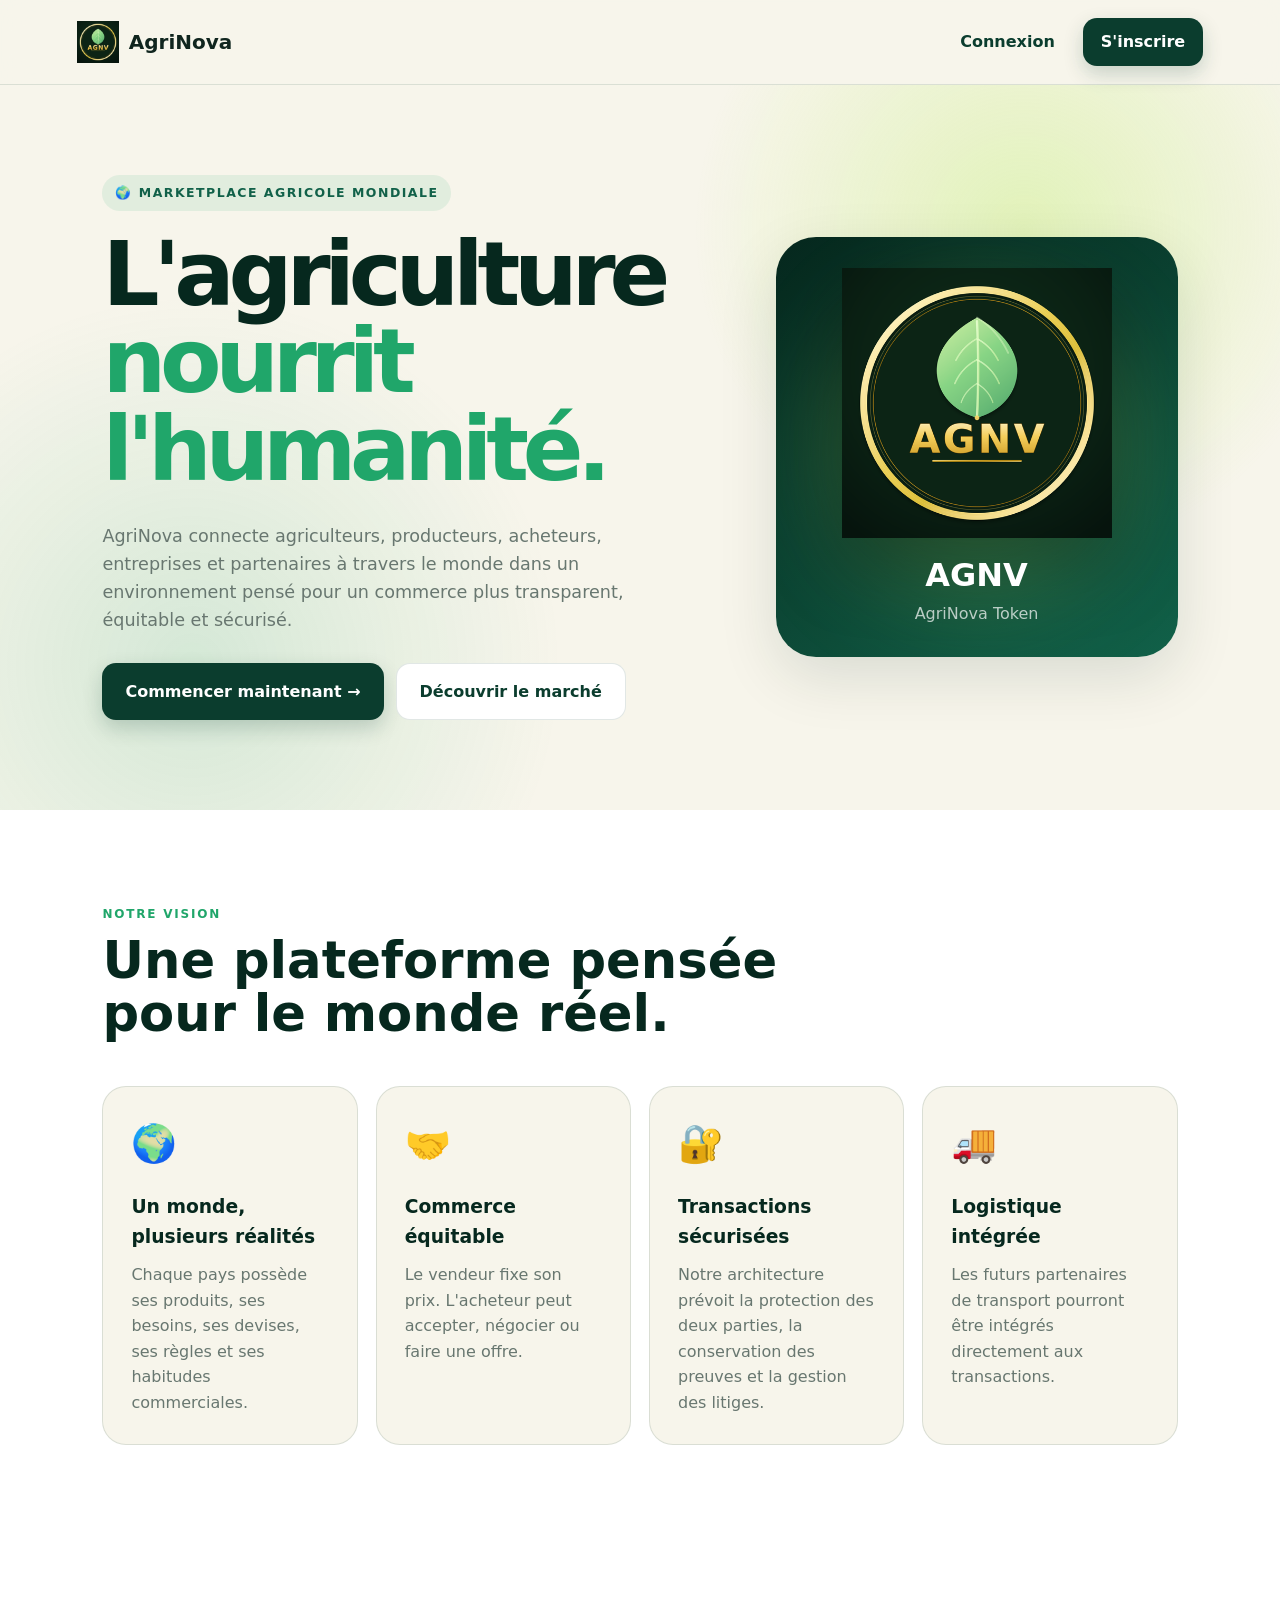
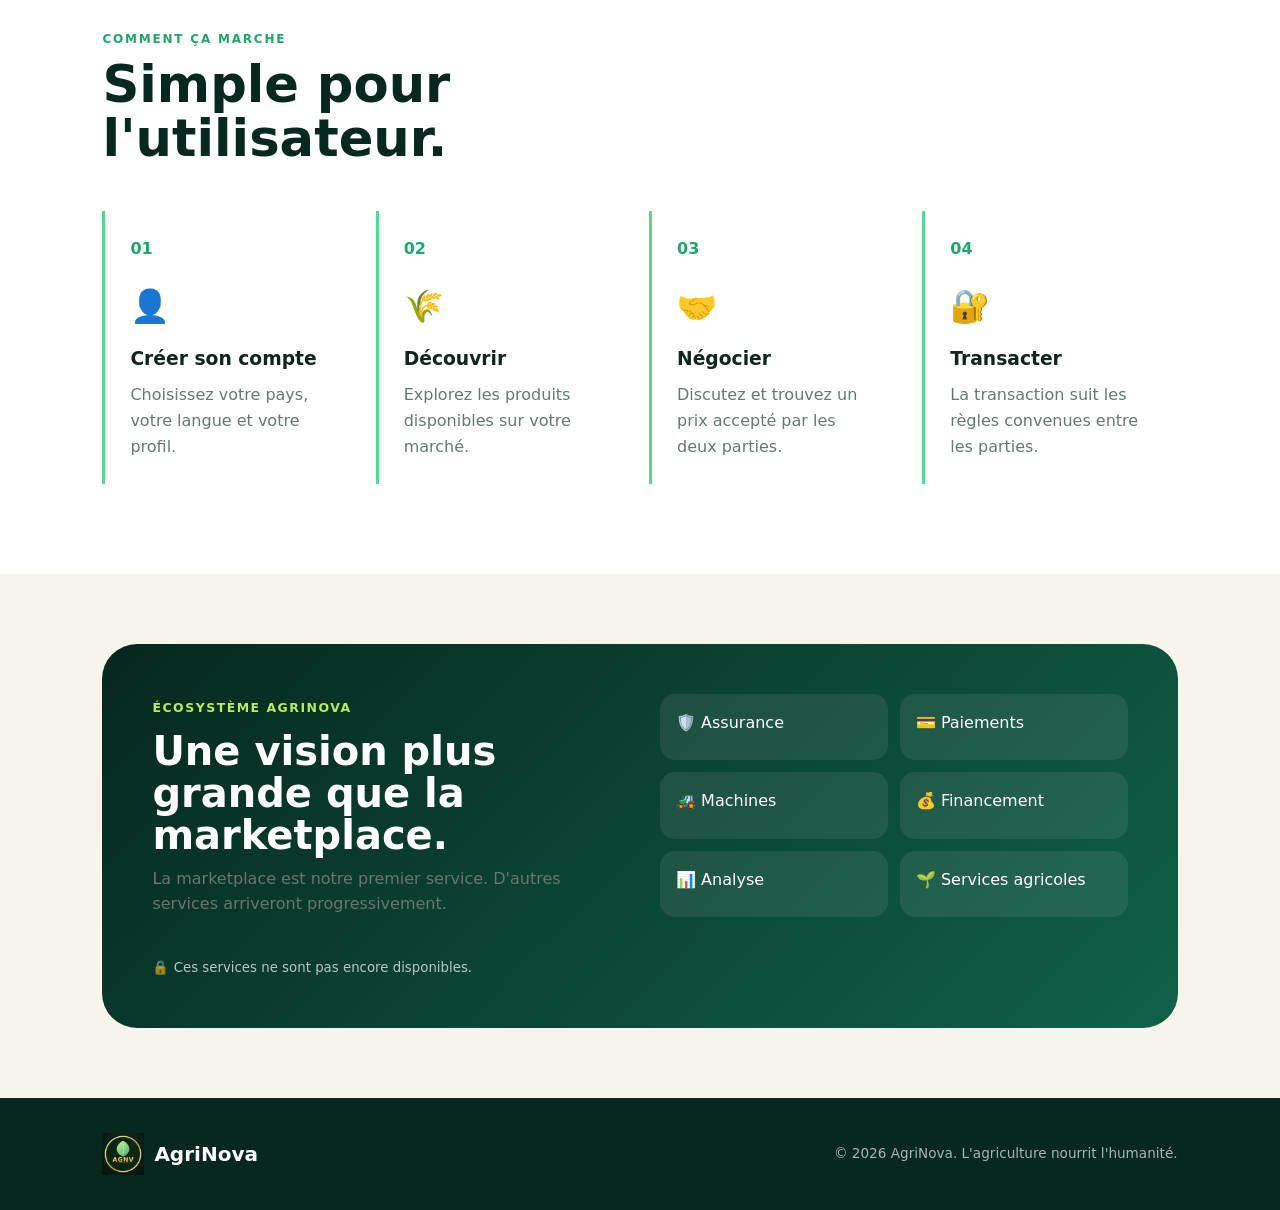
<file: index.html>
<!DOCTYPE html>
<html lang="fr">
<head>
  <meta charset="UTF-8">
  <meta name="viewport" content="width=device-width, initial-scale=1.0">
  <meta name="theme-color" content="#0b3d2e">
  <title>AgriNova — L'agriculture nourrit l'humanité</title>
  <link rel="stylesheet" href="css/style.css">
</head>

<body>

<header class="landing-nav">
  <a href="index.html" class="brand">
    <img src="assets/AgriNova_AGNV_logo_512x512.png" alt="AgriNova">
    <span>AgriNova</span>
  </a>

  <div class="nav-actions">
    <button id="openLoginBtn" class="ghost-btn" type="button">
      Connexion
    </button>

    <button id="openRegisterBtn" class="primary-btn" type="button">
      S'inscrire
    </button>
  </div>
</header>

<main>

<section class="hero">

  <div class="hero-content">

    <div class="hero-badge">
      🌍 Marketplace agricole mondiale
    </div>

    <h1>
      L'agriculture
      <span>nourrit l'humanité.</span>
    </h1>

    <p>
      AgriNova connecte agriculteurs, producteurs, acheteurs,
      entreprises et partenaires à travers le monde dans un
      environnement pensé pour un commerce plus transparent,
      équitable et sécurisé.
    </p>

    <div class="hero-actions">
      <button id="heroRegisterBtn" class="primary-btn large" type="button">
        Commencer maintenant →
      </button>

      <a href="pages/market.html" class="secondary-btn large">
        Découvrir le marché
      </a>
    </div>

  </div>

  <div class="hero-logo-card">
    <div class="logo-glow"></div>
    <img src="assets/AgriNova_AGNV_logo_512x512.png" alt="AGNV">
    <strong>AGNV</strong>
    <span>AgriNova Token</span>
  </div>

</section>


<section class="values">

  <div class="section-title">
    <span>NOTRE VISION</span>
    <h2>Une plateforme pensée pour le monde réel.</h2>
  </div>

  <div class="value-grid">

    <article class="value-card">
      <div class="value-icon">🌍</div>
      <h3>Un monde, plusieurs réalités</h3>
      <p>
        Chaque pays possède ses produits, ses besoins,
        ses devises, ses règles et ses habitudes commerciales.
      </p>
    </article>

    <article class="value-card">
      <div class="value-icon">🤝</div>
      <h3>Commerce équitable</h3>
      <p>
        Le vendeur fixe son prix. L'acheteur peut accepter,
        négocier ou faire une offre.
      </p>
    </article>

    <article class="value-card">
      <div class="value-icon">🔐</div>
      <h3>Transactions sécurisées</h3>
      <p>
        Notre architecture prévoit la protection des deux
        parties, la conservation des preuves et la gestion
        des litiges.
      </p>
    </article>

    <article class="value-card">
      <div class="value-icon">🚚</div>
      <h3>Logistique intégrée</h3>
      <p>
        Les futurs partenaires de transport pourront être
        intégrés directement aux transactions.
      </p>
    </article>

  </div>

</section>


<section class="how">

  <div class="section-title">
    <span>COMMENT ÇA MARCHE</span>
    <h2>Simple pour l'utilisateur.</h2>
  </div>

  <div class="steps">

    <div class="step">
      <b>01</b>
      <span>👤</span>
      <h3>Créer son compte</h3>
      <p>Choisissez votre pays, votre langue et votre profil.</p>
    </div>

    <div class="step">
      <b>02</b>
      <span>🌾</span>
      <h3>Découvrir</h3>
      <p>Explorez les produits disponibles sur votre marché.</p>
    </div>

    <div class="step">
      <b>03</b>
      <span>🤝</span>
      <h3>Négocier</h3>
      <p>Discutez et trouvez un prix accepté par les deux parties.</p>
    </div>

    <div class="step">
      <b>04</b>
      <span>🔐</span>
      <h3>Transacter</h3>
      <p>La transaction suit les règles convenues entre les parties.</p>
    </div>

  </div>

</section>


<section class="coming">

  <div>
    <span class="eyebrow">ÉCOSYSTÈME AGRINOVA</span>
    <h2>Une vision plus grande que la marketplace.</h2>
    <p>
      La marketplace est notre premier service.
      D'autres services arriveront progressivement.
    </p>
  </div>

  <div class="coming-grid">
    <span>🛡️ Assurance</span>
    <span>💳 Paiements</span>
    <span>🚜 Machines</span>
    <span>💰 Financement</span>
    <span>📊 Analyse</span>
    <span>🌱 Services agricoles</span>
  </div>

  <small>
    🔒 Ces services ne sont pas encore disponibles.
  </small>

</section>

</main>


<footer>
  <div class="brand">
    <img src="assets/AgriNova_AGNV_logo_512x512.png" alt="AgriNova">
    <span>AgriNova</span>
  </div>

  <p>© <span data-year></span> AgriNova. L'agriculture nourrit l'humanité.</p>
</footer>


<!-- AUTH MODAL -->




<div id="authModal" class="modal hidden">

  <div class="auth-card">

    <button class="close" onclick="closeAuth()">×</button>

    <div class="auth-logo">
      <img src="assets/AgriNova_AGNV_logo_512x512.png" alt="AGNV">
    </div>

    <div id="loginForm">

      <span class="eyebrow">BIENVENUE</span>
      <h2>Se connecter</h2>

      <p class="auth-description">
        Retrouvez votre espace AgriNova.
      </p>

      <form id="loginFormElement">

        <input
          type="email"
          placeholder="Adresse e-mail"
          required
        >

        <input
          type="password"
          placeholder="Mot de passe"
          required
        >

        <button class="primary-btn full" type="submit">
          Se connecter
        </button>

      </form>

      <p class="switch-auth">
        Pas encore de compte ?
        <button id="switchToRegisterBtn" type="button">Créer un compte</button>
      </p>

    </div>


    <div id="registerForm" class="hidden">

      <span class="eyebrow">REJOINDRE AGRINOVA</span>
      <h2>Créer un compte</h2>

      <p class="auth-description">
        Commencez votre profil. Vous pourrez le compléter plus tard.
      </p>

      <form id="registerFormElement">

        <input
          type="text"
          placeholder="Nom complet ou nom d'entreprise"
          required
        >

        <input
          type="email"
          placeholder="Adresse e-mail"
          required
        >

        <select required>
          <option value="">Choisir votre pays</option>
          <option>🇧🇯 Bénin</option>
          <option>🇳🇬 Nigeria</option>
          <option>🇬🇭 Ghana</option>
          <option>🇨🇮 Côte d'Ivoire</option>
          <option>🇫🇷 France</option>
          <option>🌍 Autre pays</option>
        </select>

        <select required>
          <option value="">Votre profil</option>
          <option>Acheteur</option>
          <option>Agriculteur</option>
          <option>Vendeur</option>
          <option>Entreprise</option>
          <option>Fournisseur</option>
          <option>Transporteur</option>
        </select>

        <input
          type="password"
          placeholder="Créer un mot de passe"
          minlength="8"
          required
        >

        <button class="primary-btn full" type="submit">
          Créer mon compte
        </button>

      </form>

      <p class="switch-auth">
        Vous avez déjà un compte ?
        <button id="switchToLoginBtn" type="button">Se connecter</button>
      </p>

    </div>

  </div>

</div>

<script>
function openAuth(mode) {
  const modal = document.getElementById("authModal");
  if (!modal) {
    console.error("AgriNova: authModal introuvable");
    return;
  }

  modal.classList.remove("hidden");

  if (mode === "register") {
    showRegister();
  } else {
    showLogin();
  }
}

function closeAuth() {
  const modal = document.getElementById("authModal");
  if (modal) {
    modal.classList.add("hidden");
  }
}

function showRegister() {
  const login = document.getElementById("loginForm");
  const register = document.getElementById("registerForm");

  if (login) login.classList.add("hidden");
  if (register) register.classList.remove("hidden");
}

function showLogin() {
  const login = document.getElementById("loginForm");
  const register = document.getElementById("registerForm");

  if (register) register.classList.add("hidden");
  if (login) login.classList.remove("hidden");
}

document.addEventListener("DOMContentLoaded", () => {
  const loginBtn = document.getElementById("openLoginBtn");
  const registerBtn = document.getElementById("openRegisterBtn");
  const heroRegisterBtn = document.getElementById("heroRegisterBtn");
  const switchRegisterBtn = document.getElementById("switchToRegisterBtn");
  const switchLoginBtn = document.getElementById("switchToLoginBtn");

  if (loginBtn) {
    loginBtn.addEventListener("click", () => openAuth("login"));
  }

  if (registerBtn) {
    registerBtn.addEventListener("click", () => openAuth("register"));
  }

  if (heroRegisterBtn) {
    heroRegisterBtn.addEventListener("click", () => openAuth("register"));
  }

  if (switchRegisterBtn) {
    switchRegisterBtn.addEventListener("click", showRegister);
  }

  if (switchLoginBtn) {
    switchLoginBtn.addEventListener("click", showLogin);
  }

  console.log("✅ AgriNova Auth UI initialisée");
});
</script>


<script src="js/api-config.js"></script>
<script src="auth/auth-ui.js"></script>
<script src="js/payment-model.js"></script>
<script src="js/i18n.js"></script>
<script src="js/market-config.js"></script>
<script src="js/app.js"></script>




<script>
document.addEventListener("DOMContentLoaded", () => {

  const loginForm = document.getElementById("loginFormElement");
  const registerForm = document.getElementById("registerFormElement");

  async function loadCurrentUser() {
    try {
      const result = await window.agriNovaAuthUI.me();

      if (result && result.success !== false && result.user) {
        window.AGRINOVA_CURRENT_USER = result.user;
        console.log("✅ Session AgriNova active", result.user);
        return result.user;
      }
    } catch (error) {
      console.log("ℹ️ Aucune session active");
    }

    return null;
  }

  if (registerForm) {
    registerForm.addEventListener("submit", async (event) => {
      event.preventDefault();

      const inputs = registerForm.querySelectorAll("input, select");

      const name = inputs[0].value.trim();
      const email = inputs[1].value.trim();
      const country = inputs[2].value;
      const role = inputs[3].value;
      const password = inputs[4].value;

      try {
        const result = await window.agriNovaAuthUI.register({
          name,
          email,
          country,
          language: document.documentElement.lang || "fr",
          role,
          password
        });

        if (!result || result.success === false) {
          throw new Error(
            result?.error || "Inscription impossible"
          );
        }

        alert("🌱 Compte AgriNova créé avec succès.");

        registerForm.reset();
        showLogin();

      } catch (error) {
        console.error("AgriNova Register:", error);
        alert("❌ " + error.message);
      }
    });
  }

  if (loginForm) {
    loginForm.addEventListener("submit", async (event) => {
      event.preventDefault();

      const inputs = loginForm.querySelectorAll("input");

      const email = inputs[0].value.trim();
      const password = inputs[1].value;

      try {
        const result = await window.agriNovaAuthUI.login(
          email,
          password
        );

        if (!result || result.success === false) {
          throw new Error(
            result?.error || "Connexion impossible"
          );
        }

        window.AGRINOVA_CURRENT_USER = result.user || null;

        alert("🔐 Connexion réussie.");

        loginForm.reset();
        closeAuth();

        await loadCurrentUser();

      } catch (error) {
        console.error("AgriNova Login:", error);
        alert("❌ " + error.message);
      }
    });
  }

  loadCurrentUser();
});
</script>

<script src="auth/auth-config.js"></script>
<script src="profile/profile-model.js"></script>
<script src="security/security.js"></script>
<script src="data/security-events.js"></script>

</body>
</html>
</file>
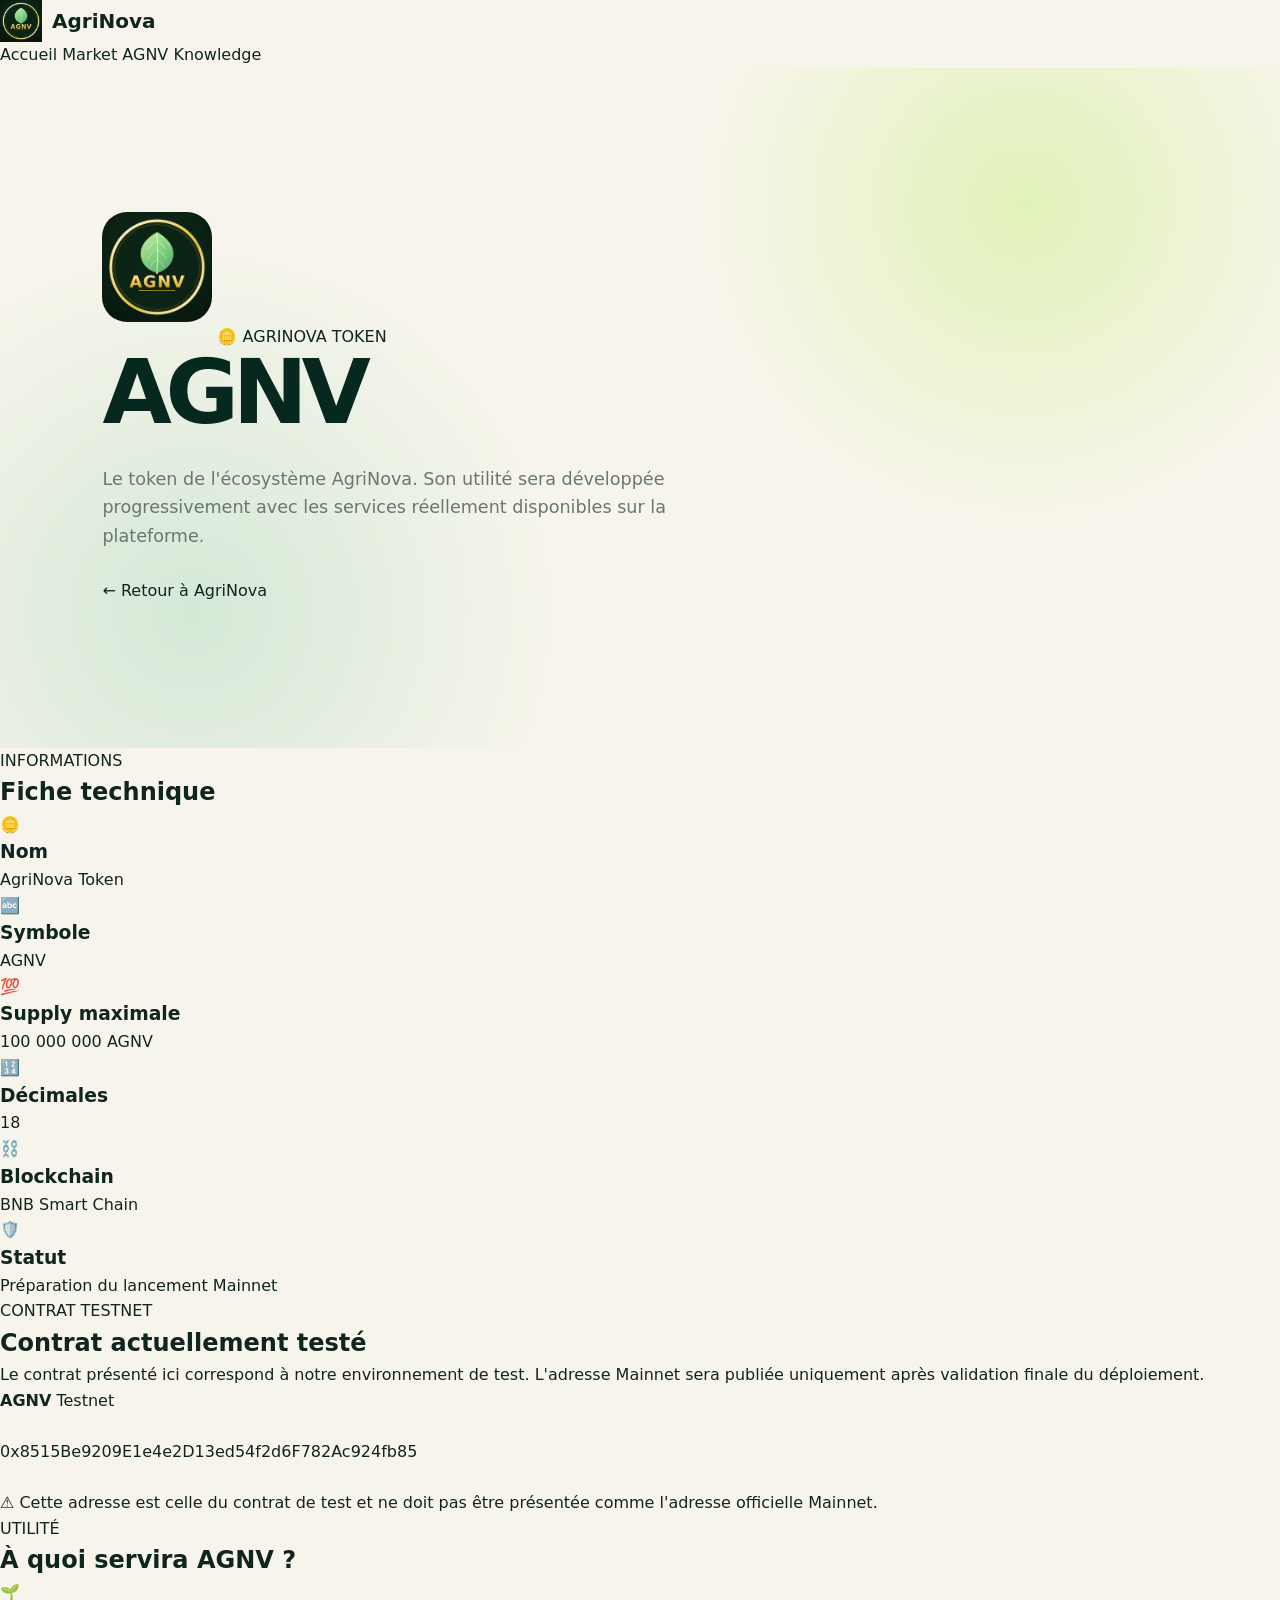
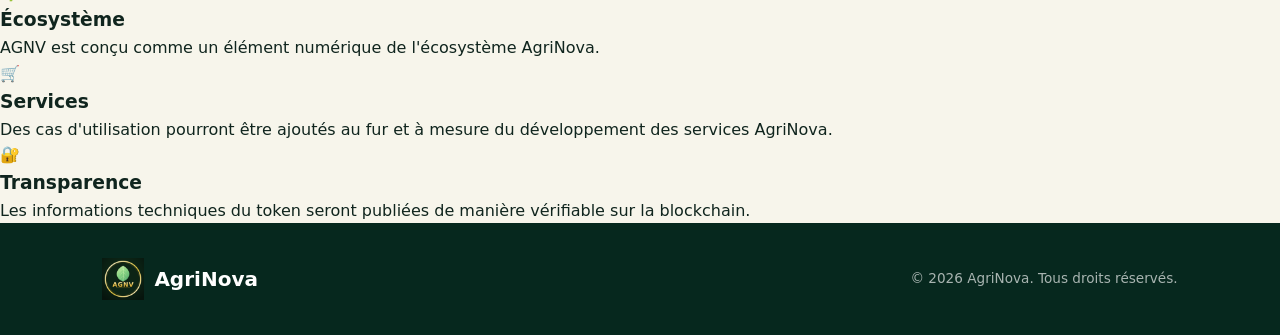
<file: pages/agnv.html>
<!DOCTYPE html>
<html lang="fr">
<head>
<meta charset="UTF-8">
<meta name="viewport" content="width=device-width, initial-scale=1.0">
<meta name="description" content="AgriNova Token AGNV.">
<title>AGNV — AgriNova Token</title>
<link rel="stylesheet" href="../css/style.css">
</head>
<body>

<header class="header">
  <a href="../index.html" class="brand">
    <img src="../assets/AgriNova_AGNV_logo_512x512.png" alt="AGNV">
    <span>AgriNova</span>
  </a>

  <nav>
    <a href="../index.html">Accueil</a>
    <a href="market.html">Market</a>
    <a href="agnv.html">AGNV</a>
    <a href="knowledge.html">Knowledge</a>
  </nav>
</header>

<main>

<section class="hero">
  <div class="hero-content">

    <img
      src="../assets/AgriNova_AGNV_logo_512x512.png"
      alt="Logo AGNV"
      style="width:110px;height:110px;border-radius:25px;margin-bottom:20px;"
    >

    <span class="badge">🪙 AGRINOVA TOKEN</span>

    <h1>AGNV</h1>

    <p>
      Le token de l'écosystème AgriNova.
      Son utilité sera développée progressivement avec les services
      réellement disponibles sur la plateforme.
    </p>

    <div class="hero-actions">
      <a href="../index.html" class="btn primary">← Retour à AgriNova</a>
    </div>

  </div>
</section>

<section class="section">

<span class="section-label">INFORMATIONS</span>
<h2>Fiche technique</h2>

<div class="cards">

<article class="card">
<div class="icon">🪙</div>
<h3>Nom</h3>
<p>AgriNova Token</p>
</article>

<article class="card">
<div class="icon">🔤</div>
<h3>Symbole</h3>
<p>AGNV</p>
</article>

<article class="card">
<div class="icon">💯</div>
<h3>Supply maximale</h3>
<p>100 000 000 AGNV</p>
</article>

<article class="card">
<div class="icon">🔢</div>
<h3>Décimales</h3>
<p>18</p>
</article>

<article class="card">
<div class="icon">⛓️</div>
<h3>Blockchain</h3>
<p>BNB Smart Chain</p>
</article>

<article class="card">
<div class="icon">🛡️</div>
<h3>Statut</h3>
<p>Préparation du lancement Mainnet</p>
</article>

</div>
</section>

<section class="token-section">

<div>
<span class="section-label">CONTRAT TESTNET</span>
<h2>Contrat actuellement testé</h2>
<p>
Le contrat présenté ici correspond à notre environnement de test.
L'adresse Mainnet sera publiée uniquement après validation finale
du déploiement.
</p>
</div>

<div class="token-box">
<strong>AGNV</strong>
<span>Testnet</span>

<br><br>

<p style="word-break:break-all;">
0x8515Be9209E1e4e2D13ed54f2d6F782Ac924fb85
</p>

<br>

<span>
⚠️ Cette adresse est celle du contrat de test et ne doit pas
être présentée comme l'adresse officielle Mainnet.
</span>
</div>

</section>

<section class="section">

<span class="section-label">UTILITÉ</span>
<h2>À quoi servira AGNV ?</h2>

<div class="cards">

<article class="card">
<div class="icon">🌱</div>
<h3>Écosystème</h3>
<p>
AGNV est conçu comme un élément numérique de l'écosystème AgriNova.
</p>
</article>

<article class="card">
<div class="icon">🛒</div>
<h3>Services</h3>
<p>
Des cas d'utilisation pourront être ajoutés au fur et à mesure
du développement des services AgriNova.
</p>
</article>

<article class="card">
<div class="icon">🔐</div>
<h3>Transparence</h3>
<p>
Les informations techniques du token seront publiées de manière
vérifiable sur la blockchain.
</p>
</article>

</div>

</section>

</main>

<footer>
<div class="brand footer-brand">
<img src="../assets/AgriNova_AGNV_logo_512x512.png" alt="AgriNova">
<span>AgriNova</span>
</div>
<p>© 2026 AgriNova. Tous droits réservés.</p>
</footer>

</body>
</html>
</file>
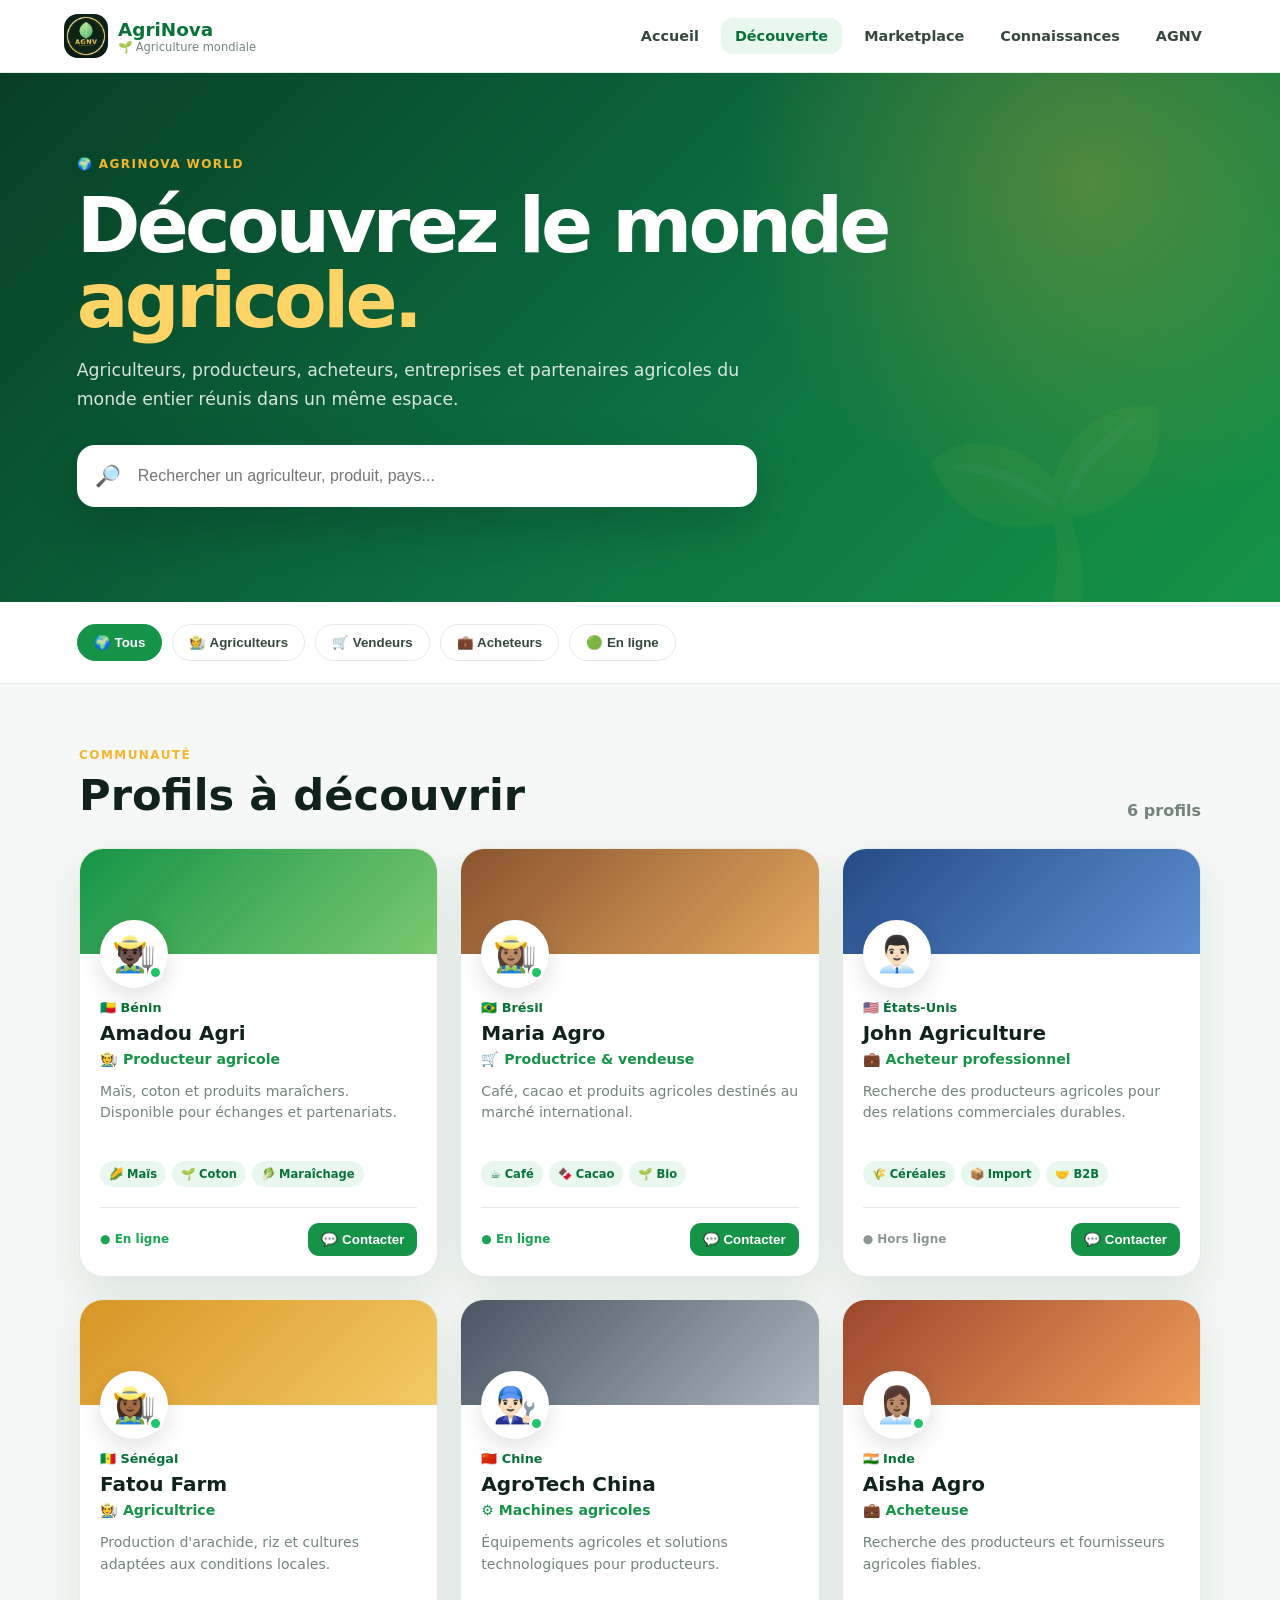
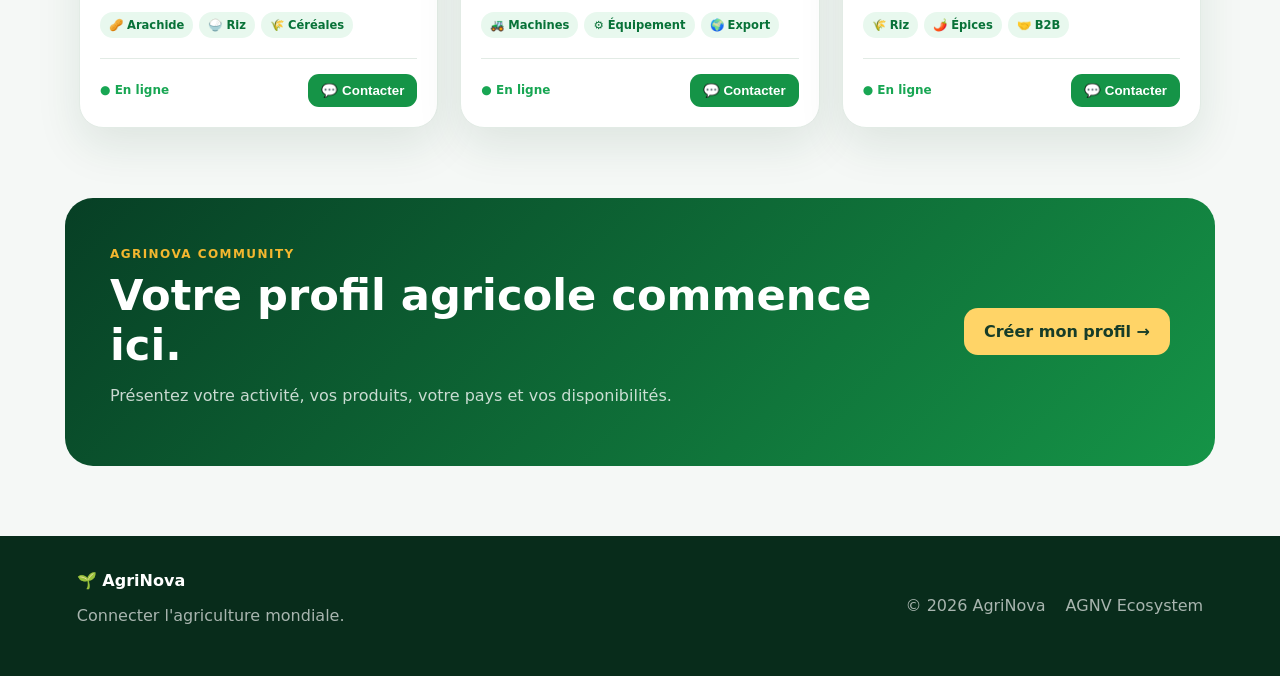
<file: pages/discover.html>
<!DOCTYPE html>
<html lang="fr">
<head>
    <meta charset="UTF-8">
    <meta name="viewport" content="width=device-width, initial-scale=1.0">

    <title>Découverte — AgriNova</title>

    <link rel="stylesheet" href="../css/discover.css?v=613">
</head>

<body>

<header class="topbar">

    <div class="brand">
        <img
            src="../assets/AgriNova_AGNV_logo_512x512.png"
            alt="AgriNova"
        >

        <div>
            <strong>AgriNova</strong>
            <span>🌱 Agriculture mondiale</span>
        </div>
    </div>

    <button class="menu-btn" onclick="toggleMenu()">
        ☰
    </button>

    <nav id="mainNav">
        <a href="../index.html">Accueil</a>
        <a class="active" href="discover.html">Découverte</a>
        <a href="market.html">Marketplace</a>
        <a href="knowledge.html">Connaissances</a>
        <a href="agnv.html">AGNV</a>
    </nav>

</header>


<main>

<section class="hero">

    <div class="hero-content">

        <span class="badge">🌍 AGRINOVA WORLD</span>

        <h1>
            Découvrez le monde
            <span>agricole.</span>
        </h1>

        <p>
            Agriculteurs, producteurs, acheteurs,
            entreprises et partenaires agricoles du monde entier
            réunis dans un même espace.
        </p>

        <div class="search-box">

            <span>🔎</span>

            <input
                id="searchInput"
                type="search"
                placeholder="Rechercher un agriculteur, produit, pays..."
                oninput="filterProfiles()"
            >

        </div>

    </div>

</section>


<section class="filters">

    <button class="filter active" onclick="filterCategory('all', this)">
        🌍 Tous
    </button>

    <button class="filter" onclick="filterCategory('farmer', this)">
        🧑‍🌾 Agriculteurs
    </button>

    <button class="filter" onclick="filterCategory('seller', this)">
        🛒 Vendeurs
    </button>

    <button class="filter" onclick="filterCategory('buyer', this)">
        💼 Acheteurs
    </button>

    <button class="filter" onclick="filterCategory('online', this)">
        🟢 En ligne
    </button>

</section>


<section class="section">

    <div class="section-title">

        <div>
            <span class="eyebrow">COMMUNAUTÉ</span>
            <h2>Profils à découvrir</h2>
        </div>

        <span id="resultCount">
            6 profils
        </span>

    </div>


    <div id="profilesGrid" class="profiles-grid">


        <article
            class="profile-card"
            data-category="farmer online"
            data-search="amadou bénin coton maïs agriculteur"
        >

            <div class="cover cover-1"></div>

            <div class="profile-body">

                <div class="avatar">
                    👨🏿‍🌾
                    <span class="online"></span>
                </div>

                <div class="country">
                    🇧🇯 Bénin
                </div>

                <h3>Amadou Agri</h3>

                <p class="role">
                    🧑‍🌾 Producteur agricole
                </p>

                <p class="description">
                    Maïs, coton et produits maraîchers.
                    Disponible pour échanges et partenariats.
                </p>

                <div class="tags">
                    <span>🌽 Maïs</span>
                    <span>🌱 Coton</span>
                    <span>🥬 Maraîchage</span>
                </div>

                <div class="card-footer">
                    <span class="status">● En ligne</span>

                    <button onclick="contactUser('Amadou Agri')">
                        💬 Contacter
                    </button>
                </div>

            </div>

        </article>


        <article
            class="profile-card"
            data-category="seller"
            data-search="maria brésil café cacao vendeur"
        >

            <div class="cover cover-2"></div>

            <div class="profile-body">

                <div class="avatar">
                    👩🏽‍🌾
                    <span class="online"></span>
                </div>

                <div class="country">
                    🇧🇷 Brésil
                </div>

                <h3>Maria Agro</h3>

                <p class="role">
                    🛒 Productrice & vendeuse
                </p>

                <p class="description">
                    Café, cacao et produits agricoles
                    destinés au marché international.
                </p>

                <div class="tags">
                    <span>☕ Café</span>
                    <span>🍫 Cacao</span>
                    <span>🌱 Bio</span>
                </div>

                <div class="card-footer">
                    <span class="status">● En ligne</span>

                    <button onclick="contactUser('Maria Agro')">
                        💬 Contacter
                    </button>
                </div>

            </div>

        </article>


        <article
            class="profile-card"
            data-category="buyer"
            data-search="john usa acheteur grains agriculture"
        >

            <div class="cover cover-3"></div>

            <div class="profile-body">

                <div class="avatar">
                    👨🏻‍💼
                </div>

                <div class="country">
                    🇺🇸 États-Unis
                </div>

                <h3>John Agriculture</h3>

                <p class="role">
                    💼 Acheteur professionnel
                </p>

                <p class="description">
                    Recherche des producteurs agricoles
                    pour des relations commerciales durables.
                </p>

                <div class="tags">
                    <span>🌾 Céréales</span>
                    <span>📦 Import</span>
                    <span>🤝 B2B</span>
                </div>

                <div class="card-footer">
                    <span class="offline">● Hors ligne</span>

                    <button onclick="contactUser('John Agriculture')">
                        💬 Contacter
                    </button>
                </div>

            </div>

        </article>


        <article
            class="profile-card"
            data-category="farmer"
            data-search="fatou sénégal arachide riz agriculture"
        >

            <div class="cover cover-4"></div>

            <div class="profile-body">

                <div class="avatar">
                    👩🏾‍🌾
                    <span class="online"></span>
                </div>

                <div class="country">
                    🇸🇳 Sénégal
                </div>

                <h3>Fatou Farm</h3>

                <p class="role">
                    🧑‍🌾 Agricultrice
                </p>

                <p class="description">
                    Production d'arachide, riz et cultures
                    adaptées aux conditions locales.
                </p>

                <div class="tags">
                    <span>🥜 Arachide</span>
                    <span>🍚 Riz</span>
                    <span>🌾 Céréales</span>
                </div>

                <div class="card-footer">
                    <span class="status">● En ligne</span>

                    <button onclick="contactUser('Fatou Farm')">
                        💬 Contacter
                    </button>
                </div>

            </div>

        </article>


        <article
            class="profile-card"
            data-category="seller"
            data-search="li china machine agricole vendeur"
        >

            <div class="cover cover-5"></div>

            <div class="profile-body">

                <div class="avatar">
                    👨🏻‍🔧
                    <span class="online"></span>
                </div>

                <div class="country">
                    🇨🇳 Chine
                </div>

                <h3>AgroTech China</h3>

                <p class="role">
                    ⚙️ Machines agricoles
                </p>

                <p class="description">
                    Équipements agricoles et solutions
                    technologiques pour producteurs.
                </p>

                <div class="tags">
                    <span>🚜 Machines</span>
                    <span>⚙️ Équipement</span>
                    <span>🌍 Export</span>
                </div>

                <div class="card-footer">
                    <span class="status">● En ligne</span>

                    <button onclick="contactUser('AgroTech China')">
                        💬 Contacter
                    </button>
                </div>

            </div>

        </article>


        <article
            class="profile-card"
            data-category="buyer"
            data-search="aisha inde acheteur agriculture riz épices"
        >

            <div class="cover cover-6"></div>

            <div class="profile-body">

                <div class="avatar">
                    👩🏽‍💼
                    <span class="online"></span>
                </div>

                <div class="country">
                    🇮🇳 Inde
                </div>

                <h3>Aisha Agro</h3>

                <p class="role">
                    💼 Acheteuse
                </p>

                <p class="description">
                    Recherche des producteurs et fournisseurs
                    agricoles fiables.
                </p>

                <div class="tags">
                    <span>🌾 Riz</span>
                    <span>🌶️ Épices</span>
                    <span>🤝 B2B</span>
                </div>

                <div class="card-footer">
                    <span class="status">● En ligne</span>

                    <button onclick="contactUser('Aisha Agro')">
                        💬 Contacter
                    </button>
                </div>

            </div>

        </article>

    </div>

</section>


<section class="join">

    <div>

        <span class="eyebrow">
            AGRINOVA COMMUNITY
        </span>

        <h2>
            Votre profil agricole
            commence ici.
        </h2>

        <p>
            Présentez votre activité, vos produits,
            votre pays et vos disponibilités.
        </p>

    </div>

    <a href="../index.html#register">
        Créer mon profil →
    </a>

</section>

</main>


<footer>

    <div>
        <strong>🌱 AgriNova</strong>
        <p>
            Connecter l'agriculture mondiale.
        </p>
    </div>

    <div>
        <span>© 2026 AgriNova</span>
        <span>AGNV Ecosystem</span>
    </div>

</footer>


<script src="../js/api-config.js"></script>
<script src="../js/payment-model.js"></script>
<script src="../js/discover.js"></script>

</body>
</html>
</file>
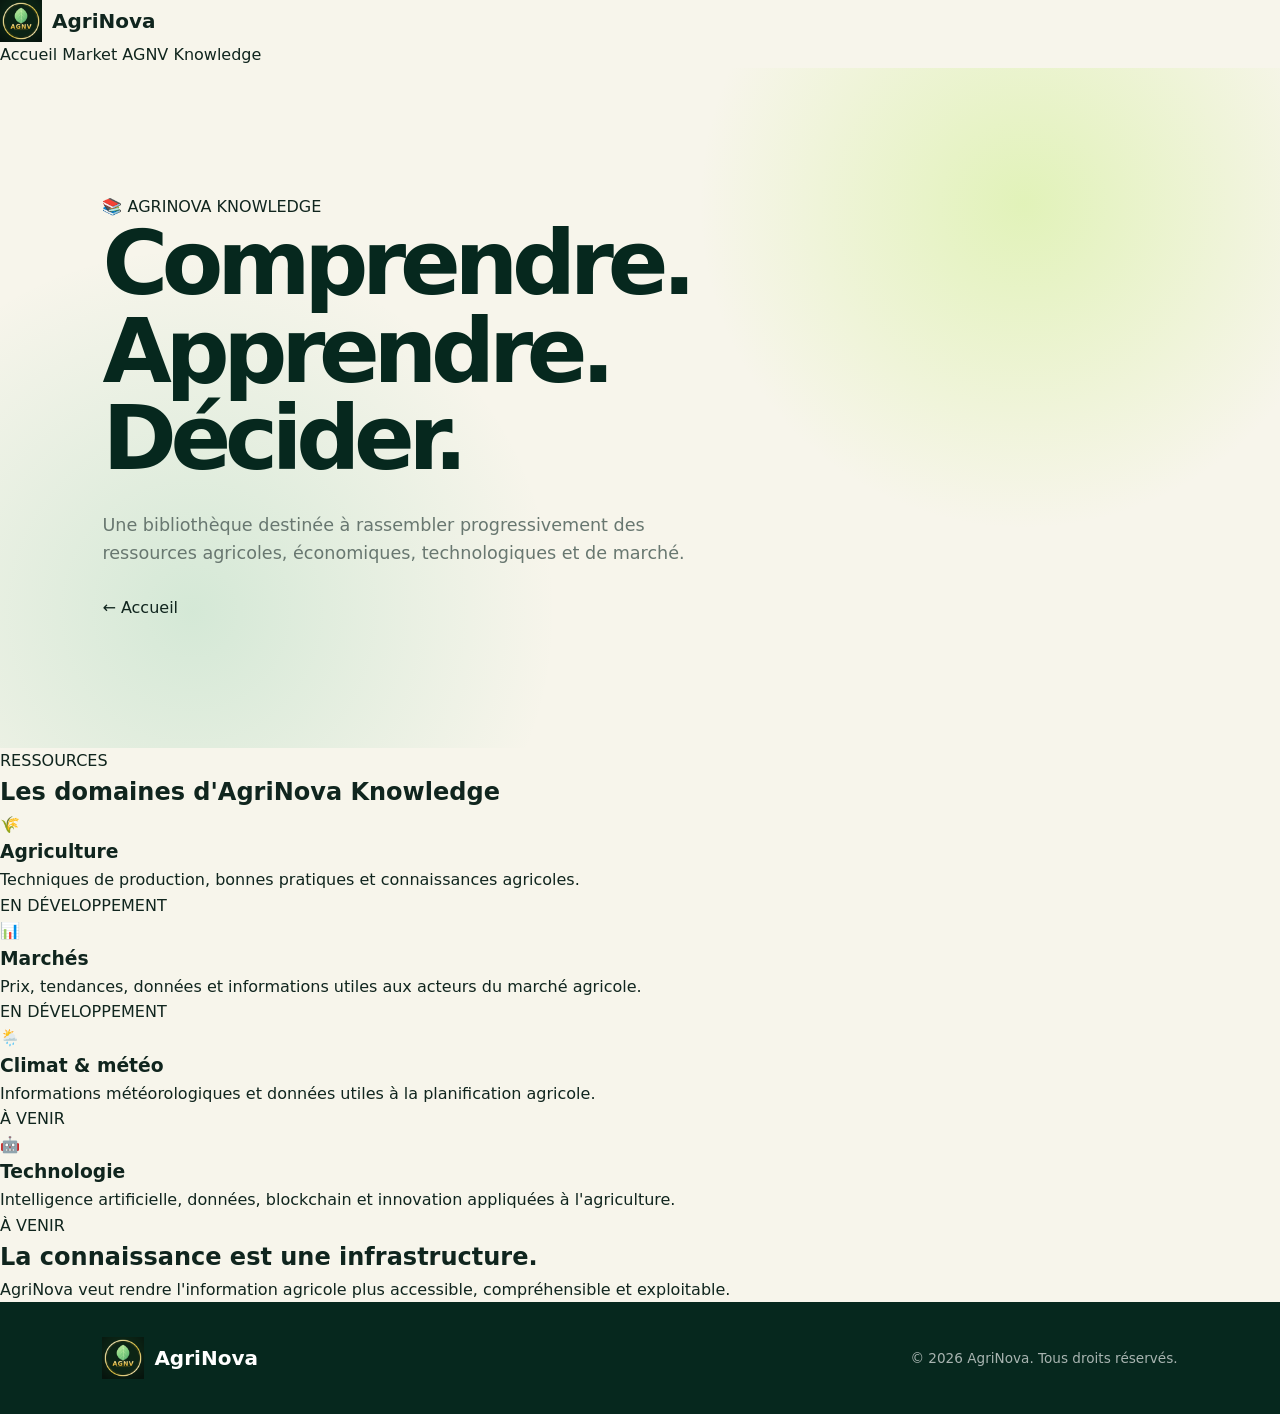
<file: pages/knowledge.html>
<!DOCTYPE html>
<html lang="fr">
<head>
<meta charset="UTF-8">
<meta name="viewport" content="width=device-width, initial-scale=1.0">
<meta name="description" content="AgriNova Knowledge — Ressources agricoles et technologiques.">
<title>AgriNova Knowledge</title>
<link rel="stylesheet" href="../css/style.css">
</head>
<body>

<header class="header">
  <a href="../index.html" class="brand">
    <img src="../assets/AgriNova_AGNV_logo_512x512.png" alt="AgriNova">
    <span>AgriNova</span>
  </a>

  <nav>
    <a href="../index.html">Accueil</a>
    <a href="market.html">Market</a>
    <a href="agnv.html">AGNV</a>
    <a href="knowledge.html">Knowledge</a>
  </nav>
</header>

<main>

<section class="hero">
<div class="hero-content">

<span class="badge">📚 AGRINOVA KNOWLEDGE</span>

<h1>Comprendre. Apprendre. Décider.</h1>

<p>
Une bibliothèque destinée à rassembler progressivement des ressources
agricoles, économiques, technologiques et de marché.
</p>

<div class="hero-actions">
<a href="../index.html" class="btn primary">← Accueil</a>
</div>

</div>
</section>

<section class="section">

<span class="section-label">RESSOURCES</span>
<h2>Les domaines d'AgriNova Knowledge</h2>

<div class="cards">

<article class="card">
<div class="icon">🌾</div>
<h3>Agriculture</h3>
<p>
Techniques de production, bonnes pratiques et connaissances
agricoles.
</p>
<span class="status">EN DÉVELOPPEMENT</span>
</article>

<article class="card">
<div class="icon">📊</div>
<h3>Marchés</h3>
<p>
Prix, tendances, données et informations utiles aux acteurs
du marché agricole.
</p>
<span class="status">EN DÉVELOPPEMENT</span>
</article>

<article class="card">
<div class="icon">🌦️</div>
<h3>Climat & météo</h3>
<p>
Informations météorologiques et données utiles à la planification
agricole.
</p>
<span class="status">À VENIR</span>
</article>

<article class="card">
<div class="icon">🤖</div>
<h3>Technologie</h3>
<p>
Intelligence artificielle, données, blockchain et innovation
appliquées à l'agriculture.
</p>
<span class="status">À VENIR</span>
</article>

</div>

</section>

<section class="cta">
<h2>La connaissance est une infrastructure.</h2>
<p>
AgriNova veut rendre l'information agricole plus accessible,
compréhensible et exploitable.
</p>
</section>

</main>

<footer>
<div class="brand footer-brand">
<img src="../assets/AgriNova_AGNV_logo_512x512.png" alt="AgriNova">
<span>AgriNova</span>
</div>
<p>© 2026 AgriNova. Tous droits réservés.</p>
</footer>

</body>
</html>
</file>
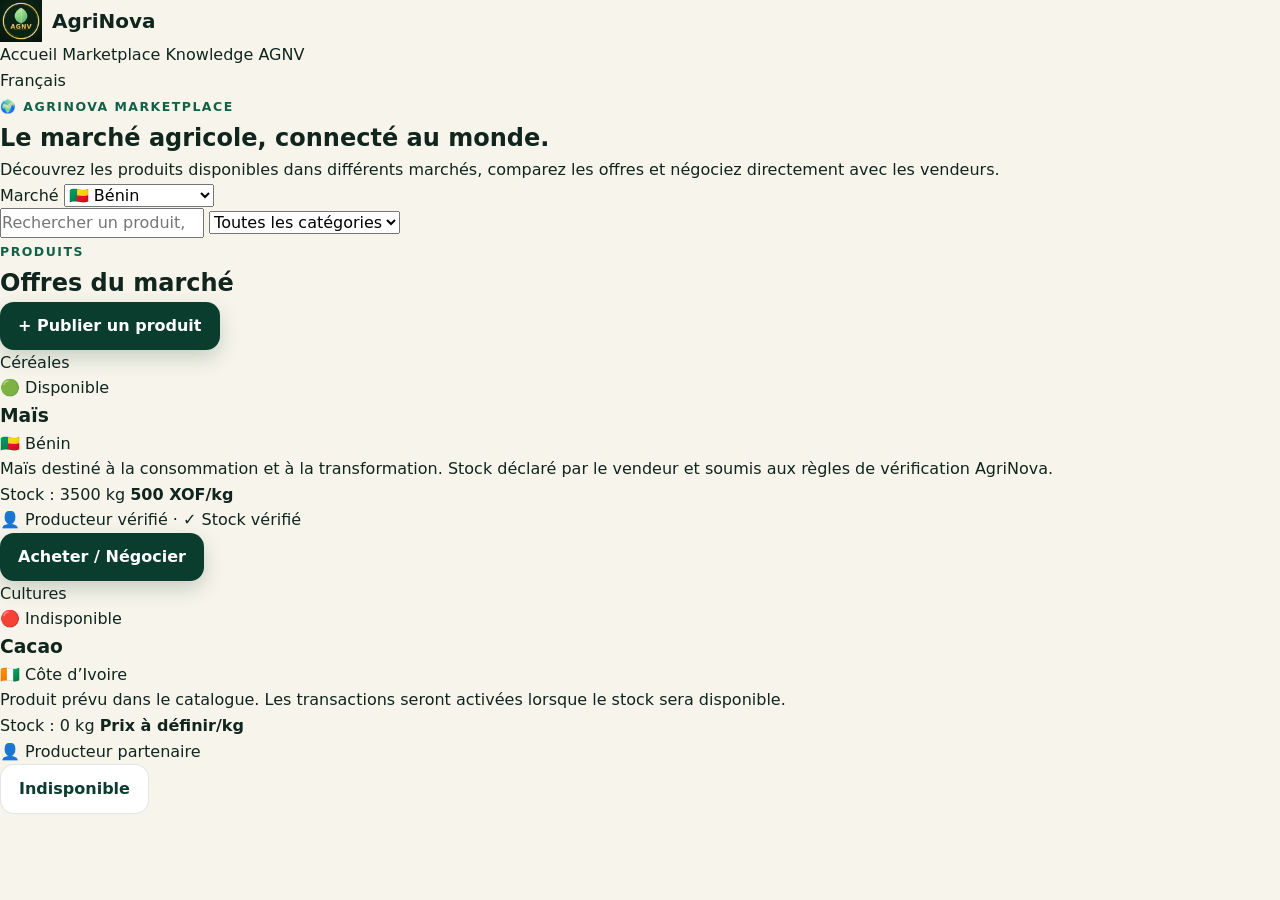
<file: pages/market.html>
<!DOCTYPE html>
<html lang="fr">
<head>
  <meta charset="UTF-8">
  <meta name="viewport" content="width=device-width, initial-scale=1.0">
  <title>AgriNova — Marketplace</title>
  <link rel="stylesheet" href="../css/style.css">
</head>

<body>

<header class="topbar">
  <a href="../index.html" class="brand">
    <img src="../assets/AgriNova_AGNV_logo_512x512.png" alt="AgriNova">
    <span>AgriNova</span>
  </a>

  <nav>
    <a href="../index.html">Accueil</a>
    <a href="market.html" class="active">Marketplace</a>
    <a href="knowledge.html">Knowledge</a>
    <a href="agnv.html">AGNV</a>
  </nav>

  <div class="language">
    <span data-current-language>Français</span>
  </div>
</header>

<main class="container">

  <section class="hero-market">
    <div>
      <span class="eyebrow">🌍 AGRINOVA MARKETPLACE</span>
      <h1>Le marché agricole, connecté au monde.</h1>
      <p>
        Découvrez les produits disponibles dans différents marchés,
        comparez les offres et négociez directement avec les vendeurs.
      </p>
    </div>

    <div class="market-selector">
      <label for="country">Marché</label>
      <select id="country">
        <option>🇧🇯 Bénin</option>
        <option>🇳🇬 Nigeria</option>
        <option>🇬🇭 Ghana</option>
        <option>🇨🇮 Côte d’Ivoire</option>
        <option>🇫🇷 France</option>
        <option>🌍 International</option>
      </select>
    </div>
  </section>

  <section class="market-tools">
    <input
      id="search"
      type="search"
      placeholder="Rechercher un produit, une catégorie..."
    >

    <select id="category">
      <option value="">Toutes les catégories</option>
      <option>Céréales</option>
      <option>Cultures</option>
      <option>Élevage</option>
      <option>Machines agricoles</option>
      <option>Intrants</option>
      <option>Semences</option>
    </select>
  </section>

  <section>
    <div class="section-heading">
      <div>
        <span class="eyebrow">PRODUITS</span>
        <h2>Offres du marché</h2>
      </div>

      <button id="publishBtn" class="primary-btn">
        + Publier un produit
      </button>
    </div>

    <div id="productGrid" class="product-grid"></div>
  </section>

</main>

<div id="publishModal" class="modal hidden">
  <div class="modal-card">

    <button id="closeModal" class="close">×</button>

    <span class="eyebrow">VENDEUR</span>
    <h2>Publier un produit</h2>

    <form id="productForm">

      <input name="name" placeholder="Nom du produit" required>

      <select name="category" required>
        <option value="">Catégorie</option>
        <option>Céréales</option>
        <option>Cultures</option>
        <option>Élevage</option>
        <option>Machines agricoles</option>
        <option>Intrants</option>
        <option>Semences</option>
      </select>

      <input
        name="price"
        type="number"
        min="0"
        placeholder="Prix demandé"
        required
      >

      <input
        name="currency"
        value="XOF"
        placeholder="Devise"
        required
      >

      <input
        name="unit"
        placeholder="Unité : kg, tonne, unité..."
        required
      >

      <input
        name="quantity"
        type="number"
        min="0"
        placeholder="Quantité disponible"
        required
      >

      <select name="quality">
        <option>À confirmer</option>
        <option>Grade A</option>
        <option>Grade B</option>
        <option>Certifié</option>
      </select>

      <label class="check">
        <input name="negotiable" type="checkbox" checked>
        Prix négociable
      </label>

      <textarea
        name="description"
        placeholder="Description du produit..."
      ></textarea>

      <button class="primary-btn" type="submit">
        Publier l'offre
      </button>

    </form>
  </div>
</div>

<script src="../js/i18n.js"></script>
<script src="../js/market-config.js"></script>
<script src="../js/products.js"></script>
<script src="../js/negotiation.js"></script>
<script src="../js/trust.js"></script>
<script src="../js/market.js"></script>

<script>
const grid = document.getElementById("productGrid");
const search = document.getElementById("search");
const category = document.getElementById("category");

function renderProducts() {

  const query = search.value.toLowerCase().trim();
  const cat = category.value;

  const products = agrinovaGetProducts().filter(product => {

    const matchesSearch =
      !query ||
      product.name.toLowerCase().includes(query) ||
      product.category.toLowerCase().includes(query);

    const matchesCategory =
      !cat || product.category === cat;

    return matchesSearch && matchesCategory;
  });

  grid.innerHTML = products.map(product => {

    const available =
      product.status === "available" &&
      product.quantity > 0;

    return `
      <article class="product-card">

        <div class="product-media">
          <span>${product.category}</span>
        </div>

        <div class="product-body">

          <div class="product-status">
            ${agrinovaStatusLabel(
              available ? "available" : "unavailable"
            )}
          </div>

          <h3>${product.name}</h3>

          <p class="location">
            ${product.country}
          </p>

          <p>
            ${product.description}
          </p>

          <div class="product-data">
            <span>
              Stock : ${product.quantity || 0} ${product.unit}
            </span>

            <strong>
              ${agrinovaFormatPrice(
                product.price,
                product.currency
              )}/${product.unit}
            </strong>
          </div>

          <div class="seller">
            👤 ${product.seller}
            ${product.verifiedStock ? " · ✓ Stock vérifié" : ""}
          </div>

          <div class="product-actions">

            ${
              available
                ? `
                  <button
                    class="primary-btn"
                    onclick="startNegotiation('${product.id}')"
                  >
                    Acheter / Négocier
                  </button>
                `
                : `
                  <button class="secondary-btn" disabled>
                    Indisponible
                  </button>
                `
            }

          </div>

        </div>
      </article>
    `;

  }).join("");

  if (!products.length) {
    grid.innerHTML = `
      <div class="empty-state">
        Aucun produit correspondant à votre recherche.
      </div>
    `;
  }
}

function startNegotiation(productId) {

  const product = agrinovaGetProducts()
    .find(p => p.id === productId);

  if (!product) return;

  alert(
    "🤝 Négociation AgriNova\\n\\n" +
    "Produit : " + product.name + "\\n" +
    "Prix demandé : " +
    agrinovaFormatPrice(
      product.price,
      product.currency
    ) + "/" + product.unit +
    "\\n\\nLe paiement réel n'est pas encore activé."
  );
}

search.addEventListener("input", renderProducts);
category.addEventListener("change", renderProducts);

const modal = document.getElementById("publishModal");

document.getElementById("publishBtn")
  .addEventListener("click", () =>
    modal.classList.remove("hidden")
  );

document.getElementById("closeModal")
  .addEventListener("click", () =>
    modal.classList.add("hidden")
  );

document.getElementById("productForm")
  .addEventListener("submit", event => {

    event.preventDefault();

    const form = new FormData(event.target);

    const product = {
      name: form.get("name"),
      category: form.get("category"),
      price: Number(form.get("price")),
      currency: form.get("currency"),
      unit: form.get("unit"),
      quantity: Number(form.get("quantity")),
      quality: form.get("quality"),
      negotiable: form.has("negotiable"),
      description: form.get("description"),
      country: "🌍 Marché sélectionné",
      seller: "Mon profil",
      sellerId: "local-user",
      status: Number(form.get("quantity")) > 0
        ? "available"
        : "unavailable",
      verifiedStock: false
    };

    agrinovaSaveProduct(product);

    event.target.reset();
    modal.classList.add("hidden");

    renderProducts();
  });

renderProducts();
</script>

<script src="../js/app.js"></script>

</body>
</html>
</file>
<file: css/style.css>
:root {
  --green-950: #06281e;
  --green-900: #0b3d2e;
  --green-800: #116149;
  --green-600: #20a66a;
  --green-400: #55d98e;
  --lime: #b9ed5c;
  --cream: #f7f5eb;
  --white: #ffffff;
  --text: #10251e;
  --muted: #687770;
  --border: rgba(10, 61, 46, .12);
  --shadow: 0 20px 60px rgba(6, 40, 30, .12);
}

* {
  box-sizing: border-box;
  margin: 0;
  padding: 0;
}

html {
  scroll-behavior: smooth;
}

body {
  font-family: Inter, system-ui, -apple-system, BlinkMacSystemFont, "Segoe UI", sans-serif;
  background: var(--cream);
  color: var(--text);
  line-height: 1.6;
}

button,
input,
select,
textarea {
  font: inherit;
}

button,
a {
  -webkit-tap-highlight-color: transparent;
}

a {
  color: inherit;
  text-decoration: none;
}

.landing-nav {
  width: 100%;
  padding: 18px 6%;
  display: flex;
  align-items: center;
  justify-content: space-between;
  background: rgba(247,245,235,.9);
  backdrop-filter: blur(15px);
  position: sticky;
  top: 0;
  z-index: 50;
  border-bottom: 1px solid var(--border);
}

.brand {
  display: flex;
  align-items: center;
  gap: 10px;
  font-weight: 900;
  font-size: 1.25rem;
}

.brand img {
  width: 42px;
  height: 42px;
  object-fit: contain;
}

.nav-actions {
  display: flex;
  gap: 10px;
}

.primary-btn,
.secondary-btn,
.ghost-btn {
  border: 0;
  border-radius: 14px;
  padding: 11px 18px;
  cursor: pointer;
  font-weight: 800;
  transition: .2s ease;
  display: inline-flex;
  align-items: center;
  justify-content: center;
}

.primary-btn {
  background: var(--green-900);
  color: white;
  box-shadow: 0 8px 20px rgba(11,61,46,.2);
}

.primary-btn:hover {
  background: var(--green-800);
  transform: translateY(-2px);
}

.secondary-btn {
  background: white;
  color: var(--green-900);
  border: 1px solid var(--border);
}

.ghost-btn {
  background: transparent;
  color: var(--green-900);
}

.large {
  padding: 15px 23px;
}

.full {
  width: 100%;
}

.hero {
  min-height: 680px;
  padding: 90px 8%;
  display: grid;
  grid-template-columns: 1.2fr .8fr;
  gap: 70px;
  align-items: center;
  overflow: hidden;
  position: relative;
  background:
    radial-gradient(circle at 80% 20%, rgba(185,237,92,.35), transparent 28%),
    radial-gradient(circle at 15% 80%, rgba(32,166,106,.16), transparent 30%),
    var(--cream);
}

.hero-content {
  max-width: 750px;
}

.hero-badge,
.eyebrow {
  color: var(--green-800);
  font-size: .78rem;
  font-weight: 900;
  letter-spacing: .12em;
  text-transform: uppercase;
}

.hero-badge {
  display: inline-block;
  padding: 8px 13px;
  border-radius: 100px;
  background: rgba(32,166,106,.1);
  margin-bottom: 20px;
}

.hero h1 {
  font-size: clamp(3rem, 7vw, 6.4rem);
  line-height: .98;
  letter-spacing: -.07em;
  color: var(--green-950);
}

.hero h1 span {
  display: block;
  color: var(--green-600);
}

.hero p {
  max-width: 650px;
  margin: 28px 0;
  color: var(--muted);
  font-size: 1.1rem;
}

.hero-actions {
  display: flex;
  flex-wrap: wrap;
  gap: 12px;
}

.hero-logo-card {
  min-height: 420px;
  border-radius: 40px;
  background: linear-gradient(145deg, var(--green-950), var(--green-800));
  color: white;
  display: flex;
  flex-direction: column;
  align-items: center;
  justify-content: center;
  position: relative;
  box-shadow: var(--shadow);
  overflow: hidden;
}

.hero-logo-card img {
  width: min(270px, 70%);
  position: relative;
  z-index: 2;
  filter: drop-shadow(0 25px 35px rgba(0,0,0,.3));
}

.hero-logo-card strong {
  font-size: 2rem;
  margin-top: 12px;
  position: relative;
  z-index: 2;
}

.hero-logo-card span {
  opacity: .7;
  position: relative;
  z-index: 2;
}

.logo-glow {
  width: 300px;
  height: 300px;
  border-radius: 50%;
  position: absolute;
  background: rgba(185,237,92,.22);
  filter: blur(50px);
}

.values,
.how {
  padding: 90px 8%;
  background: white;
}

.section-title {
  max-width: 700px;
  margin-bottom: 45px;
}

.section-title span {
  color: var(--green-600);
  font-size: .75rem;
  font-weight: 900;
  letter-spacing: .15em;
}

.section-title h2 {
  margin-top: 8px;
  font-size: clamp(2rem, 4vw, 3.5rem);
  line-height: 1.05;
  color: var(--green-950);
}

.value-grid {
  display: grid;
  grid-template-columns: repeat(4, 1fr);
  gap: 18px;
}

.value-card {
  padding: 28px;
  border-radius: 24px;
  background: var(--cream);
  border: 1px solid var(--border);
  transition: .25s;
}

.value-card:hover {
  transform: translateY(-6px);
  box-shadow: var(--shadow);
}

.value-icon {
  font-size: 2.3rem;
  margin-bottom: 18px;
}

.value-card h3 {
  margin-bottom: 10px;
  color: var(--green-950);
}

.value-card p,
.step p,
.coming p {
  color: var(--muted);
}

.steps {
  display: grid;
  grid-template-columns: repeat(4, 1fr);
  gap: 18px;
}

.step {
  padding: 25px;
  border-left: 3px solid var(--green-400);
}

.step b {
  color: var(--green-600);
  display: block;
  margin-bottom: 20px;
}

.step span {
  font-size: 2rem;
}

.step h3 {
  margin: 12px 0 8px;
}

.coming {
  margin: 70px 8%;
  padding: 50px;
  border-radius: 35px;
  color: white;
  background: linear-gradient(135deg, var(--green-950), var(--green-800));
  display: grid;
  grid-template-columns: 1fr 1fr;
  gap: 40px;
}

.coming h2 {
  font-size: 2.5rem;
  line-height: 1.05;
  margin: 10px 0;
}

.coming .eyebrow {
  color: var(--lime);
}

.coming-grid {
  display: grid;
  grid-template-columns: 1fr 1fr;
  gap: 12px;
}

.coming-grid span {
  padding: 16px;
  border-radius: 15px;
  background: rgba(255,255,255,.08);
}

.coming small {
  grid-column: 1 / -1;
  opacity: .7;
}

footer {
  padding: 35px 8%;
  display: flex;
  align-items: center;
  justify-content: space-between;
  background: var(--green-950);
  color: white;
}

footer p {
  opacity: .65;
  font-size: .85rem;
}

.modal {
  position: fixed;
  inset: 0;
  background: rgba(3,25,18,.7);
  backdrop-filter: blur(8px);
  z-index: 100;
  display: flex;
  align-items: center;
  justify-content: center;
  padding: 20px;
}

.hidden {
  display: none !important;
}

.auth-card {
  width: min(100%, 460px);
  max-height: 92vh;
  overflow-y: auto;
  background: white;
  border-radius: 28px;
  padding: 32px;
  position: relative;
  box-shadow: 0 30px 100px rgba(0,0,0,.3);
}

.close {
  position: absolute;
  top: 15px;
  right: 18px;
  border: 0;
  background: transparent;
  font-size: 2rem;
  cursor: pointer;
  color: var(--muted);
}

.auth-logo {
  text-align: center;
  margin-bottom: 20px;
}

.auth-logo img {
  width: 70px;
}

.auth-card h2 {
  font-size: 2rem;
  color: var(--green-950);
  margin: 5px 0;
}

.auth-description {
  color: var(--muted);
  margin-bottom: 20px;
}

.auth-card form {
  display: grid;
  gap: 12px;
}

.auth-card input,
.auth-card select,
.auth-card textarea {
  width: 100%;
  padding: 14px 15px;
  border: 1px solid var(--border);
  border-radius: 13px;
  outline: none;
  background: #fafbf8;
}

.auth-card input:focus,
.auth-card select:focus,
.auth-card textarea:focus {
  border-color: var(--green-600);
  box-shadow: 0 0 0 3px rgba(32,166,106,.1);
}

.switch-auth {
  text-align: center;
  margin-top: 20px;
  color: var(--muted);
  font-size: .9rem;
}

.switch-auth button {
  border: 0;
  background: transparent;
  color: var(--green-600);
  font-weight: 800;
  cursor: pointer;
}

@media (max-width: 900px) {

  .hero {
    grid-template-columns: 1fr;
    padding: 65px 6%;
  }

  .hero-logo-card {
    min-height: 320px;
  }

  .value-grid,
  .steps {
    grid-template-columns: 1fr 1fr;
  }

  .coming {
    grid-template-columns: 1fr;
    margin: 50px 6%;
    padding: 35px 25px;
  }
}

@media (max-width: 600px) {

  .landing-nav {
    padding: 12px 5%;
  }

  .nav-actions .ghost-btn {
    display: none;
  }

  .hero {
    padding: 50px 5%;
    min-height: auto;
  }

  .hero h1 {
    font-size: 3.2rem;
  }

  .hero-actions {
    flex-direction: column;
  }

  .hero-actions a,
  .hero-actions button {
    width: 100%;
  }

  .value-grid,
  .steps {
    grid-template-columns: 1fr;
  }

  .values,
  .how {
    padding: 65px 5%;
  }

  .coming {
    margin: 35px 5%;
  }

  .coming h2 {
    font-size: 2rem;
  }

  footer {
    flex-direction: column;
    gap: 15px;
    text-align: center;
  }

  .auth-card {
    padding: 25px 20px;
  }
}
</file>
<file: css/discover.css>
:root {
    --green: #159447;
    --green-dark: #087238;
    --green-light: #e8f8ee;
    --gold: #f3b72f;
    --dark: #10231a;
    --text: #34483d;
    --muted: #73847a;
    --white: #ffffff;
    --bg: #f5f8f6;
    --border: #e2ebe5;
    --shadow: 0 18px 45px rgba(20, 70, 42, .10);
}

* {
    box-sizing: border-box;
}

body {
    margin: 0;
    font-family:
        Inter,
        system-ui,
        -apple-system,
        BlinkMacSystemFont,
        "Segoe UI",
        sans-serif;

    background: var(--bg);
    color: var(--text);
}

.topbar {
    position: sticky;
    top: 0;
    z-index: 100;

    display: flex;
    align-items: center;
    justify-content: space-between;

    padding: 14px 5%;

    background: rgba(255,255,255,.94);
    backdrop-filter: blur(14px);

    border-bottom: 1px solid var(--border);
}

.brand {
    display: flex;
    align-items: center;
    gap: 10px;
}

.brand img {
    width: 44px;
    height: 44px;
    border-radius: 14px;
    object-fit: cover;
}

.brand strong {
    display: block;
    color: var(--green-dark);
    font-size: 1.15rem;
}

.brand span {
    display: block;
    font-size: .72rem;
    color: var(--muted);
}

nav {
    display: flex;
    gap: 8px;
}

nav a {
    color: var(--text);
    text-decoration: none;
    padding: 10px 14px;
    border-radius: 12px;
    font-weight: 600;
    font-size: .9rem;
}

nav a:hover,
nav a.active {
    color: var(--green-dark);
    background: var(--green-light);
}

.menu-btn {
    display: none;
    border: 0;
    background: var(--green-light);
    color: var(--green-dark);
    padding: 10px 13px;
    border-radius: 12px;
    font-size: 1.2rem;
}


.hero {
    position: relative;
    overflow: hidden;

    padding: 80px 6% 95px;

    background:
        radial-gradient(
            circle at 85% 20%,
            rgba(243,183,47,.28),
            transparent 30%
        ),
        linear-gradient(
            135deg,
            #073f25,
            #0c7040 55%,
            #159447
        );

    color: white;
}

.hero::after {
    content: "🌱";
    position: absolute;
    right: 8%;
    bottom: -35px;
    font-size: 13rem;
    opacity: .08;
}

.hero-content {
    max-width: 850px;
    position: relative;
    z-index: 2;
}

.badge,
.eyebrow {
    display: inline-block;

    color: var(--gold);
    font-weight: 800;
    letter-spacing: .12em;
    font-size: .75rem;
}

.hero h1 {
    margin: 16px 0;

    font-size: clamp(2.3rem, 6vw, 5rem);
    line-height: .98;
    letter-spacing: -.05em;
}

.hero h1 span {
    color: #ffd467;
}

.hero p {
    max-width: 700px;

    font-size: 1.08rem;
    line-height: 1.7;

    color: rgba(255,255,255,.84);
}

.search-box {
    margin-top: 30px;

    display: flex;
    align-items: center;
    gap: 12px;

    max-width: 680px;

    padding: 8px 18px;

    background: white;
    border-radius: 18px;

    box-shadow: 0 20px 50px rgba(0,0,0,.18);
}

.search-box span {
    font-size: 1.3rem;
}

.search-box input {
    width: 100%;
    border: 0;
    outline: 0;

    padding: 14px 5px;

    font-size: 1rem;
    color: var(--dark);
}


.filters {
    display: flex;
    gap: 10px;

    padding: 22px 6%;

    overflow-x: auto;

    background: white;
    border-bottom: 1px solid var(--border);
}

.filter {
    flex: 0 0 auto;

    border: 1px solid var(--border);

    background: white;
    color: var(--text);

    padding: 10px 16px;

    border-radius: 999px;

    cursor: pointer;
    font-weight: 700;
}

.filter.active,
.filter:hover {
    background: var(--green);
    border-color: var(--green);
    color: white;
}


.section {
    max-width: 1250px;
    margin: auto;
    padding: 60px 5%;
}

.section-title {
    display: flex;
    align-items: end;
    justify-content: space-between;

    margin-bottom: 28px;
}

.section-title h2 {
    margin: 7px 0 0;

    color: var(--dark);
    font-size: clamp(1.8rem, 4vw, 2.7rem);
}

.section-title > span {
    color: var(--muted);
    font-weight: 700;
}


.profiles-grid {
    display: grid;

    grid-template-columns:
        repeat(auto-fit, minmax(270px, 1fr));

    gap: 22px;
}


.profile-card {
    overflow: hidden;

    background: white;

    border: 1px solid var(--border);
    border-radius: 24px;

    box-shadow: var(--shadow);

    transition:
        transform .25s ease,
        box-shadow .25s ease;
}

.profile-card:hover {
    transform: translateY(-7px);

    box-shadow:
        0 25px 55px rgba(20,70,42,.17);
}

.cover {
    height: 105px;

    position: relative;
}

.cover-1 {
    background:
        linear-gradient(
            135deg,
            #159447,
            #7bc96f
        );
}

.cover-2 {
    background:
        linear-gradient(
            135deg,
            #8a542f,
            #e2a65d
        );
}

.cover-3 {
    background:
        linear-gradient(
            135deg,
            #244c85,
            #5c8ed1
        );
}

.cover-4 {
    background:
        linear-gradient(
            135deg,
            #d79526,
            #f3ca64
        );
}

.cover-5 {
    background:
        linear-gradient(
            135deg,
            #495563,
            #aab5bf
        );
}

.cover-6 {
    background:
        linear-gradient(
            135deg,
            #9c472e,
            #ed9c58
        );
}

.profile-body {
    position: relative;

    padding: 0 20px 20px;
}

.avatar {
    width: 68px;
    height: 68px;

    margin-top: -34px;

    display: grid;
    place-items: center;

    position: relative;

    background: white;

    border: 4px solid white;
    border-radius: 50%;

    font-size: 2.2rem;

    box-shadow: 0 8px 22px rgba(0,0,0,.12);
}

.online {
    position: absolute;

    width: 15px;
    height: 15px;

    right: 1px;
    bottom: 4px;

    background: #20c56a;

    border: 3px solid white;
    border-radius: 50%;
}

.country {
    margin-top: 12px;

    color: var(--green-dark);
    font-size: .8rem;
    font-weight: 800;
}

.profile-body h3 {
    margin: 6px 0;

    color: var(--dark);
    font-size: 1.25rem;
}

.role {
    margin: 0;

    color: var(--green);
    font-weight: 700;
    font-size: .88rem;
}

.description {
    min-height: 66px;

    color: var(--muted);

    font-size: .88rem;
    line-height: 1.55;
}

.tags {
    display: flex;
    flex-wrap: wrap;
    gap: 6px;
}

.tags span {
    padding: 6px 9px;

    background: var(--green-light);

    color: var(--green-dark);

    border-radius: 999px;

    font-size: .72rem;
    font-weight: 700;
}

.card-footer {
    display: flex;
    align-items: center;
    justify-content: space-between;

    margin-top: 20px;
    padding-top: 15px;

    border-top: 1px solid var(--border);
}

.status,
.offline {
    font-size: .75rem;
    font-weight: 800;
}

.status {
    color: #18a653;
}

.offline {
    color: #8b9890;
}

.card-footer button {
    border: 0;

    background: var(--green);
    color: white;

    padding: 9px 13px;

    border-radius: 11px;

    cursor: pointer;

    font-weight: 800;
}

.card-footer button:hover {
    background: var(--green-dark);
}


.join {
    max-width: 1150px;

    margin: 10px auto 70px;
    padding: 45px;

    display: flex;
    align-items: center;
    justify-content: space-between;
    gap: 30px;

    border-radius: 28px;

    background:
        linear-gradient(
            135deg,
            #073f25,
            #159447
        );

    color: white;
}

.join h2 {
    margin: 8px 0;

    font-size: clamp(1.8rem, 4vw, 2.7rem);
}

.join p {
    color: rgba(255,255,255,.78);
}

.join a {
    flex: 0 0 auto;

    padding: 14px 20px;

    border-radius: 14px;

    background: #ffd467;

    color: #163c28;

    text-decoration: none;

    font-weight: 900;
}


footer {
    padding: 35px 6%;

    display: flex;
    justify-content: space-between;
    gap: 20px;

    background: #082c1b;

    color: white;
}

footer p {
    color: rgba(255,255,255,.65);
}

footer div:last-child {
    display: flex;
    gap: 20px;

    align-items: center;

    color: rgba(255,255,255,.65);
}


@media (max-width: 800px) {

    .menu-btn {
        display: block;
    }

    nav {
        display: none;

        position: absolute;

        top: 72px;
        left: 4%;
        right: 4%;

        padding: 10px;

        flex-direction: column;

        background: white;

        border-radius: 18px;

        box-shadow: 0 20px 50px rgba(0,0,0,.15);
    }

    nav.open {
        display: flex;
    }

    nav a {
        padding: 13px;
    }

    .hero {
        padding: 60px 6% 70px;
    }

    .section {
        padding-top: 45px;
    }

    .join {
        margin: 0 5% 50px;
        padding: 30px;

        flex-direction: column;
        align-items: flex-start;
    }

    footer {
        flex-direction: column;
    }
}

@media (max-width: 420px) {

    .profiles-grid {
        grid-template-columns: 1fr;
    }

    .hero h1 {
        font-size: 2.5rem;
    }

    .section-title {
        align-items: flex-start;
        flex-direction: column;
        gap: 8px;
    }
}
</file>
